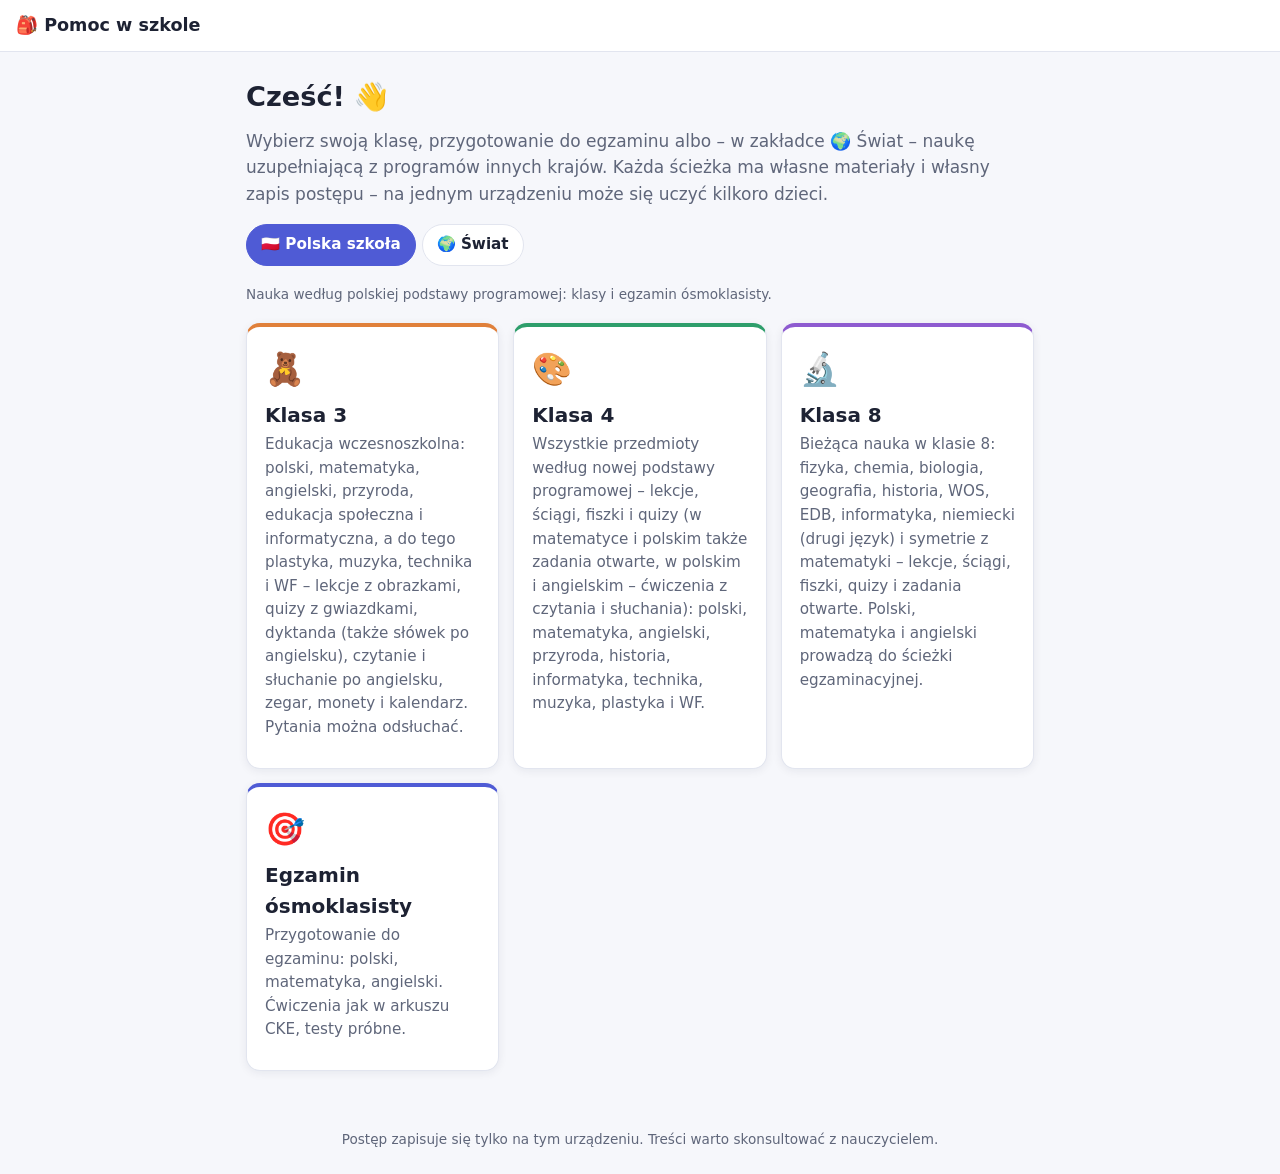
<file: index.html>
<!doctype html>
<html lang="pl">
<head>
  <meta charset="utf-8">
  <meta name="viewport" content="width=device-width, initial-scale=1">
  <title>Pomoc w szkole</title>
  <meta name="description" content="Pomoc w nauce dla uczniów szkoły podstawowej: klasa 3, klasa 4, klasa 8 i przygotowanie do egzaminu ósmoklasisty. Lekcje, ściągi, fiszki i quizy.">
  <link rel="stylesheet" href="css/style.css">
  <script>
    // Dawne adresy (sprzed podziału na ścieżki) prowadziły do ścieżki egzaminacyjnej: index.html#/s/…, #/powtorka, #/zrodla.
    (function () {
      var old = function () {
        if (/^#\/(s|powtorka|zrodla)(\/|$)/.test(location.hash)) location.replace('egzamin.html' + location.hash);
      };
      old();
      window.addEventListener('hashchange', old);
    })();
  </script>
</head>
<body>
  <header class="top">
    <a href="index.html" class="logo">🎒 Pomoc w szkole</a>
  </header>
  <main id="app" aria-live="polite">
    <section class="hero">
      <h1>Cześć! 👋</h1>
      <p>Wybierz swoją klasę, przygotowanie do egzaminu albo – w zakładce 🌍 Świat – naukę uzupełniającą z programów innych krajów. Każda ścieżka ma własne materiały i własny zapis postępu – na jednym urządzeniu może się uczyć kilkoro dzieci.</p>
    </section>
    <nav class="tabs" id="groups" aria-label="Rodzaj nauki"></nav>
    <p class="muted" id="group-about"></p>
    <div class="grid tracks" id="tracks"></div>
    <noscript><p>Do działania aplikacji potrzebny jest włączony JavaScript.</p></noscript>
  </main>
  <footer class="foot">
    Postęp zapisuje się tylko na tym urządzeniu. Treści warto skonsultować z nauczycielem.
  </footer>

  <script src="js/sciezki.js"></script>
  <script src="js/postep.js"></script>
  <script src="js/wybor.js"></script>
</body>
</html>
</file>
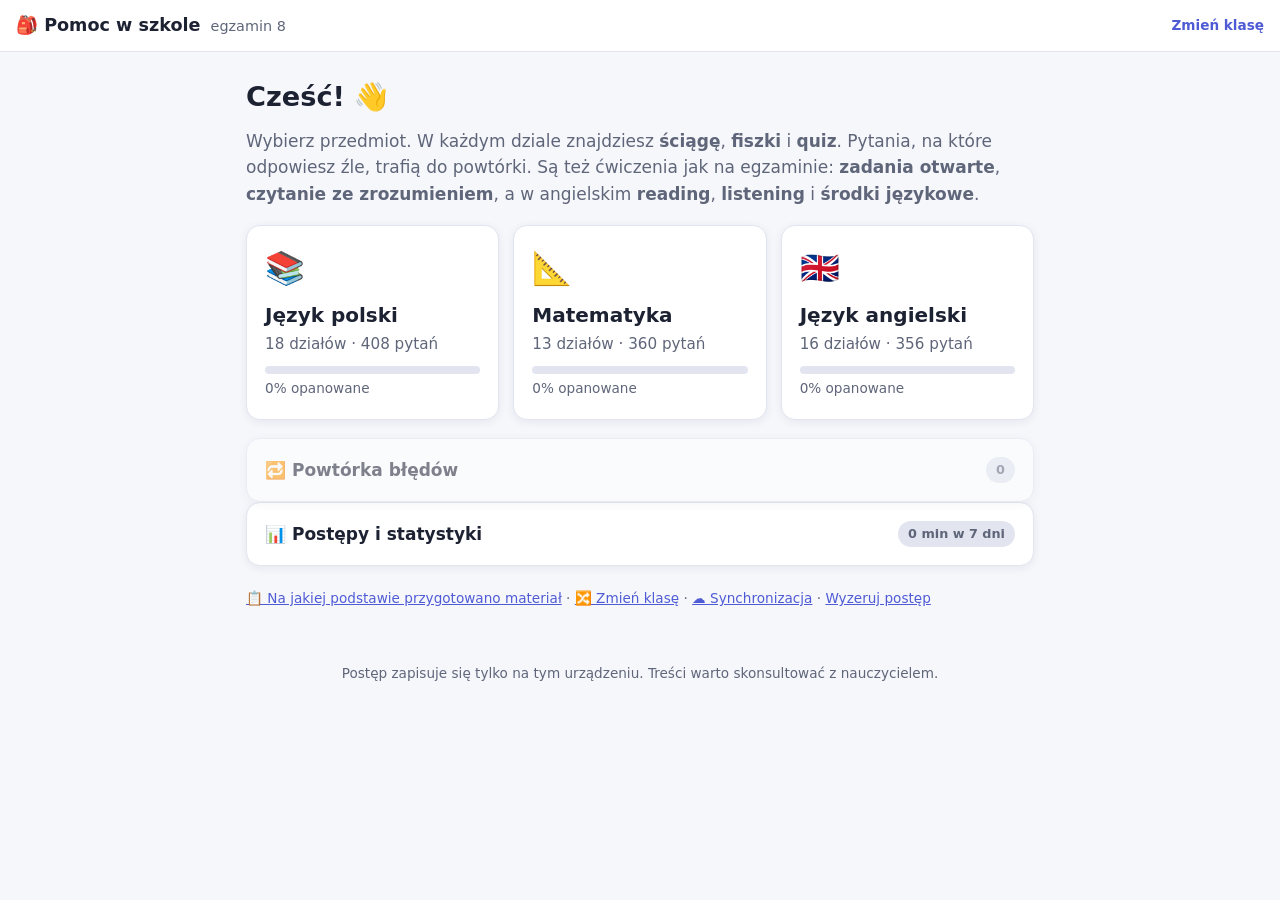
<file: egzamin.html>
<!doctype html>
<html lang="pl">
<head>
  <meta charset="utf-8">
  <meta name="viewport" content="width=device-width, initial-scale=1">
  <title>Egzamin ósmoklasisty – Pomoc w szkole</title>
  <meta name="description" content="Ściągi, lekcje, fiszki, quizy i ćwiczenia jak w arkuszu CKE – przygotowanie do egzaminu ósmoklasisty z polskiego, matematyki i angielskiego.">
  <link rel="stylesheet" href="css/style.css">
</head>
<body data-track="egzamin8">
  <header class="top">
    <a href="#/" class="logo">🎒 Pomoc w szkole <span>egzamin 8</span></a>
    <a href="index.html" class="switch">Zmień klasę</a>
  </header>
  <main id="app" aria-live="polite"></main>
  <footer class="foot">
    Postęp zapisuje się tylko na tym urządzeniu. Treści warto skonsultować z nauczycielem.
  </footer>

  <script src="js/sciezki.js"></script>
  <script>window.SUBJECTS = []; window.EXERCISES = []; window.LESSONS = {};</script>
  <script src="js/dane/polski.js"></script>
  <script src="js/dane/matematyka.js"></script>
  <script src="js/dane/angielski.js"></script>
  <script src="js/dane/cwiczenia-polski.js"></script>
  <script src="js/dane/cwiczenia-angielski.js"></script>
  <script src="js/dane/cwiczenia-angielski-sluchanie.js"></script>
  <script src="js/dane/cwiczenia-angielski-srodki.js"></script>
  <script src="js/dane/zrodla.js"></script>
  <script src="js/lekcje/widgety.js"></script>
  <script src="js/lekcje/polski-literatura.js"></script>
  <script src="js/lekcje/polski-jezyk.js"></script>
  <script src="js/lekcje/matematyka.js"></script>
  <script src="js/lekcje/angielski.js"></script>
  <script src="js/infografiki.js"></script>
  <script src="js/postep.js"></script>
  <script src="js/app.js"></script>
</body>
</html>
</file>
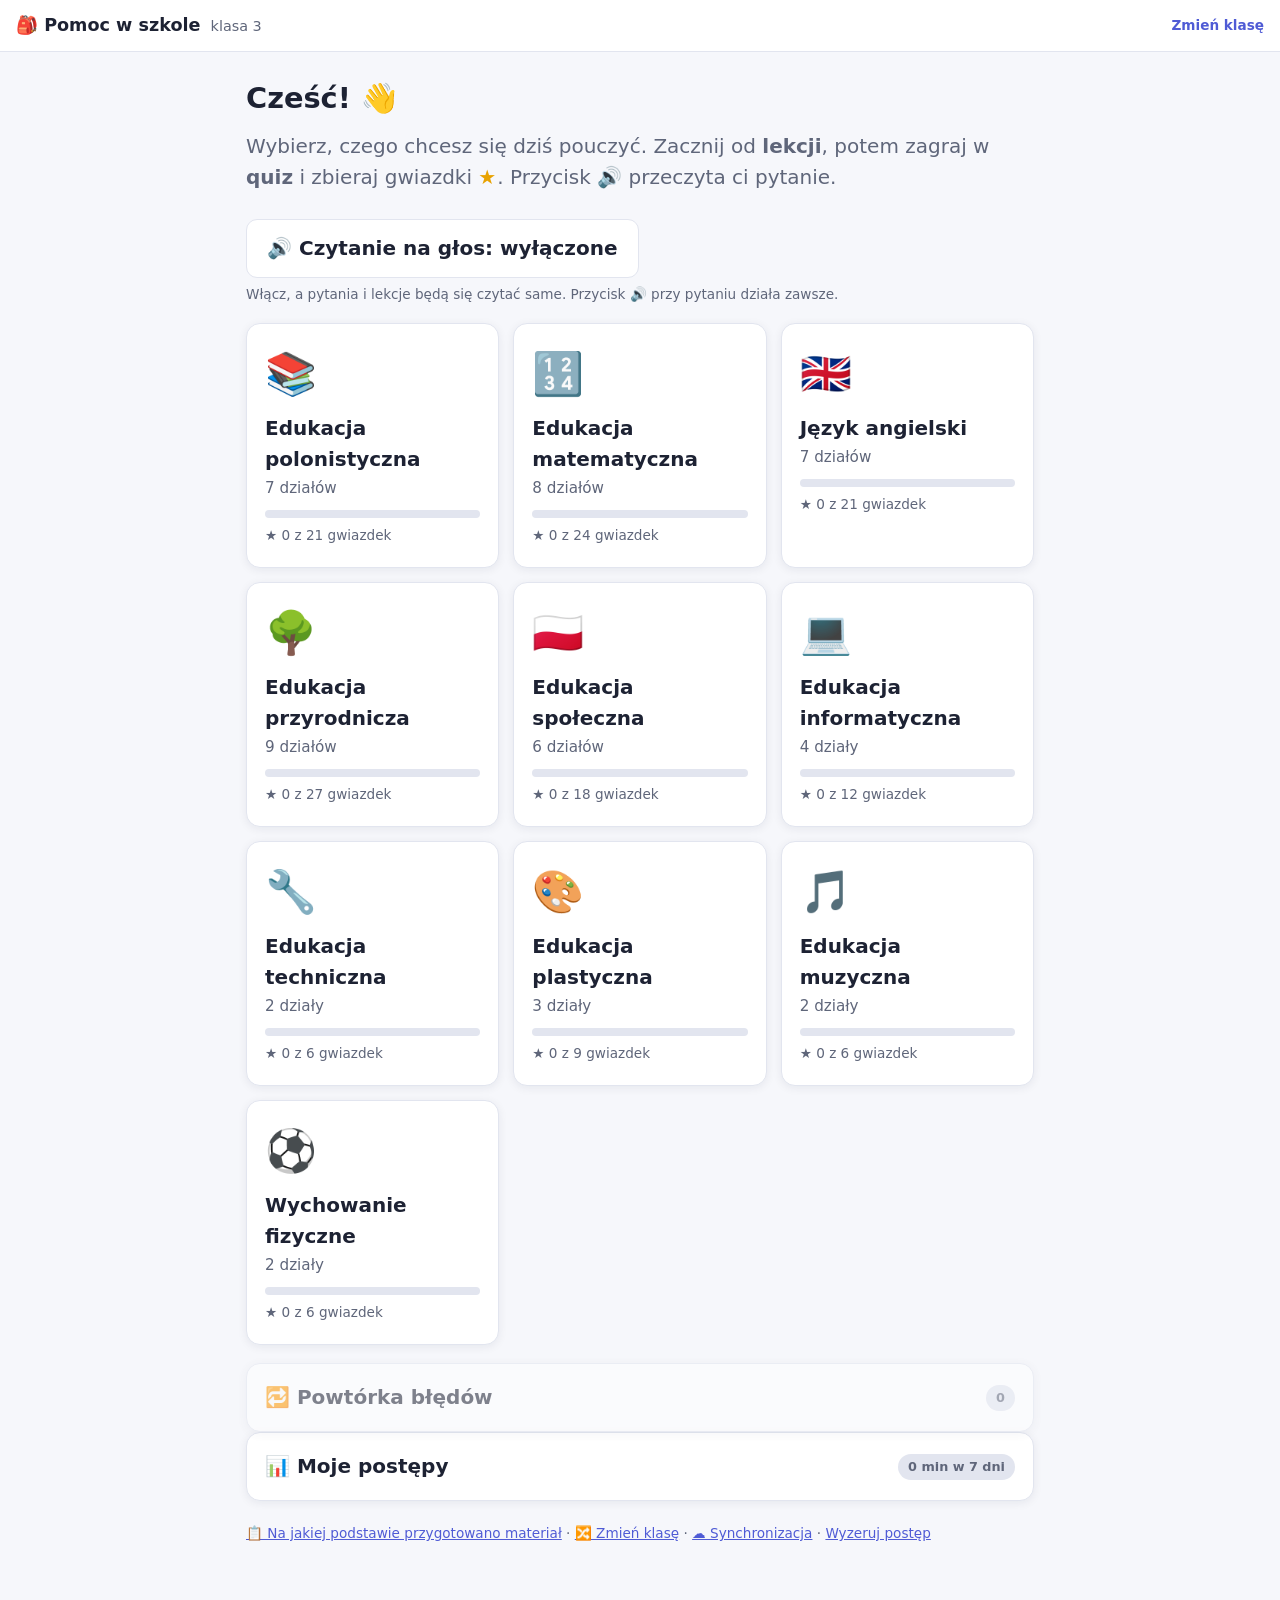
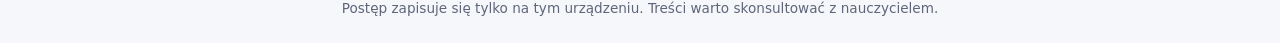
<file: klasa3.html>
<!doctype html>
<html lang="pl">
<head>
  <meta charset="utf-8">
  <meta name="viewport" content="width=device-width, initial-scale=1">
  <title>Klasa 3 – Pomoc w szkole</title>
  <meta name="description" content="Pomoc w nauce dla ucznia klasy 3 szkoły podstawowej.">
  <link rel="stylesheet" href="css/style.css">
</head>
<body data-track="kl3">
  <header class="top">
    <a href="#/" class="logo">🎒 Pomoc w szkole <span>klasa 3</span></a>
    <a href="index.html" class="switch">Zmień klasę</a>
  </header>
  <main id="app" aria-live="polite"></main>
  <footer class="foot">
    Postęp zapisuje się tylko na tym urządzeniu. Treści warto skonsultować z nauczycielem.
  </footer>

  <script src="js/sciezki.js"></script>
  <script>window.SUBJECTS = []; window.EXERCISES = []; window.LESSONS = {};</script>
  <script src="js/dane/kl3/polski.js"></script>
  <script src="js/dane/kl3/matematyka.js"></script>
  <script src="js/dane/kl3/angielski.js"></script>
  <script src="js/dane/kl3/przyroda.js"></script>
  <script src="js/dane/kl3/spoleczna.js"></script>
  <script src="js/dane/kl3/informatyka.js"></script>
  <script src="js/dane/kl3/technika.js"></script>
  <script src="js/dane/kl3/plastyka.js"></script>
  <script src="js/dane/kl3/muzyka.js"></script>
  <script src="js/dane/kl3/wf.js"></script>
  <script src="js/dane/kl3/cwiczenia-polski.js"></script>
  <script src="js/dane/kl3/cwiczenia-angielski.js"></script>
  <script src="js/dane/kl3/zrodla.js"></script>
  <script src="js/lekcje/widgety.js"></script>
  <script src="js/lekcje/kl3/polski.js"></script>
  <script src="js/lekcje/kl3/matematyka.js"></script>
  <script src="js/lekcje/kl3/angielski.js"></script>
  <script src="js/lekcje/kl3/przyroda.js"></script>
  <script src="js/lekcje/kl3/spoleczna.js"></script>
  <script src="js/lekcje/kl3/informatyka.js"></script>
  <script src="js/infografiki.js"></script>
  <script src="js/postep.js"></script>
  <script src="js/app.js"></script>
</body>
</html>
</file>
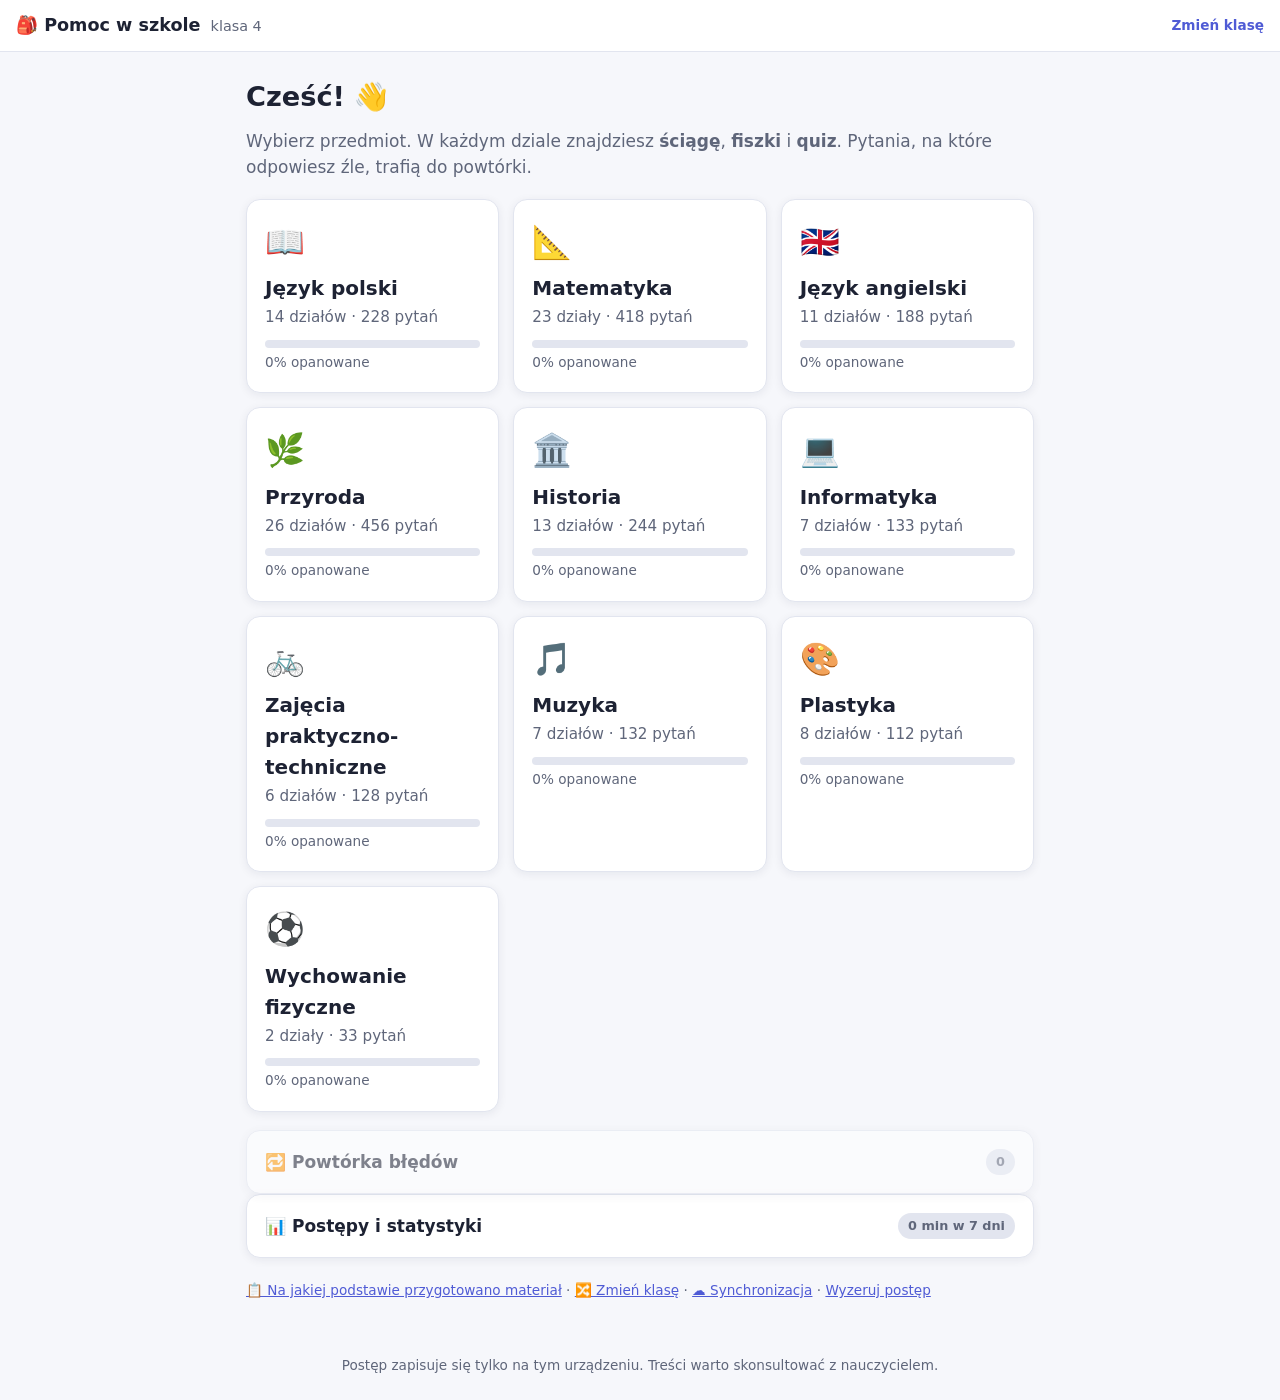
<file: klasa4.html>
<!doctype html>
<html lang="pl">
<head>
  <meta charset="utf-8">
  <meta name="viewport" content="width=device-width, initial-scale=1">
  <title>Klasa 4 – Pomoc w szkole</title>
  <meta name="description" content="Pomoc w nauce wszystkich przedmiotów klasy 4 szkoły podstawowej.">
  <link rel="stylesheet" href="css/style.css">
</head>
<body data-track="kl4">
  <header class="top">
    <a href="#/" class="logo">🎒 Pomoc w szkole <span>klasa 4</span></a>
    <a href="index.html" class="switch">Zmień klasę</a>
  </header>
  <main id="app" aria-live="polite"></main>
  <footer class="foot">
    Postęp zapisuje się tylko na tym urządzeniu. Treści warto skonsultować z nauczycielem.
  </footer>

  <script src="js/sciezki.js"></script>
  <script>window.SUBJECTS = []; window.EXERCISES = []; window.LESSONS = {};</script>
  <script src="js/dane/kl4/polski.js"></script>
  <script src="js/dane/kl4/matematyka.js"></script>
  <script src="js/dane/kl4/angielski.js"></script>
  <script src="js/dane/kl4/przyroda.js"></script>
  <script src="js/dane/kl4/historia.js"></script>
  <script src="js/dane/kl4/informatyka.js"></script>
  <script src="js/dane/kl4/technika.js"></script>
  <script src="js/dane/kl4/muzyka.js"></script>
  <script src="js/dane/kl4/plastyka.js"></script>
  <script src="js/dane/kl4/wf.js"></script>
  <script src="js/dane/kl4/cwiczenia-polski.js"></script>
  <script src="js/dane/kl4/cwiczenia-angielski.js"></script>
  <script src="js/dane/kl4/zrodla.js"></script>
  <script src="js/lekcje/widgety.js"></script>
  <script src="js/lekcje/kl4/polski.js"></script>
  <script src="js/lekcje/kl4/matematyka.js"></script>
  <script src="js/lekcje/kl4/angielski.js"></script>
  <script src="js/lekcje/kl4/przyroda.js"></script>
  <script src="js/lekcje/kl4/historia.js"></script>
  <script src="js/lekcje/kl4/muzyka.js"></script>
  <script src="js/lekcje/kl4/technika.js"></script>
  <script src="js/infografiki.js"></script>
  <script src="js/postep.js"></script>
  <script src="js/app.js"></script>
</body>
</html>
</file>
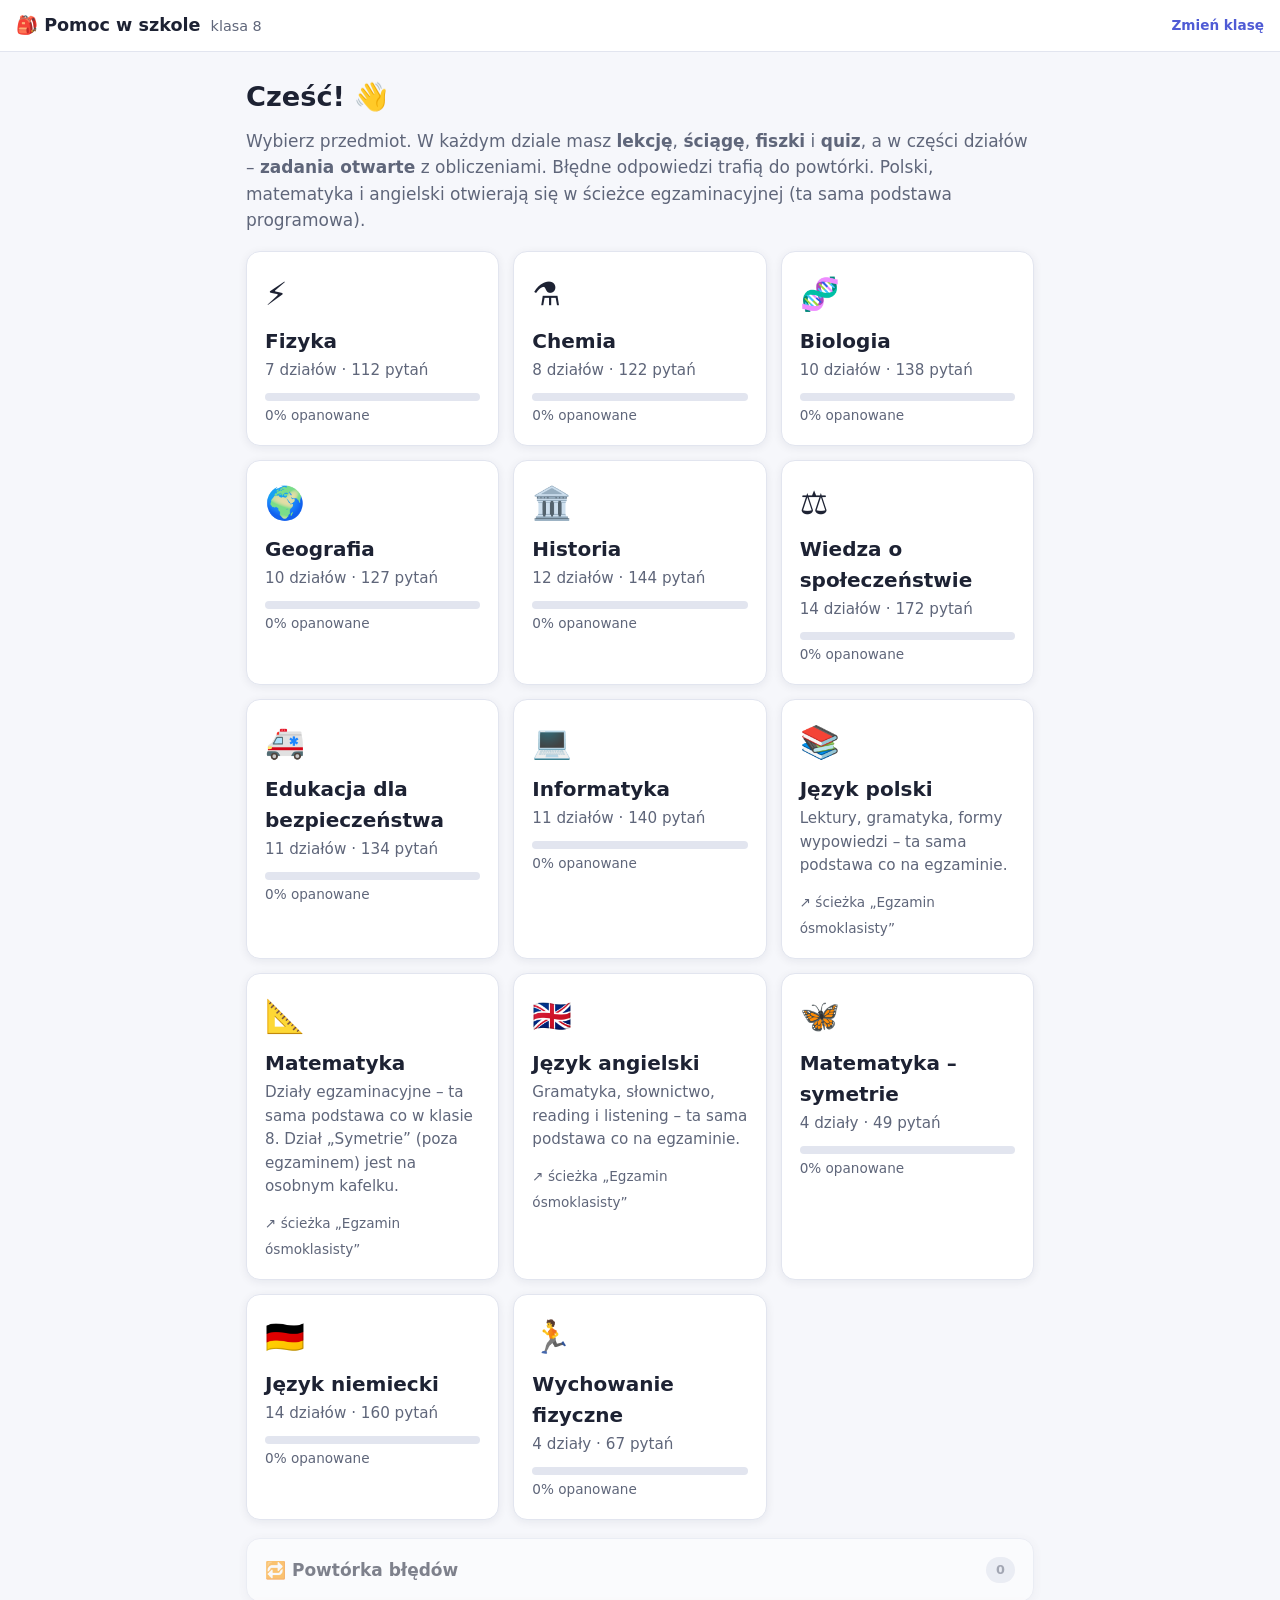
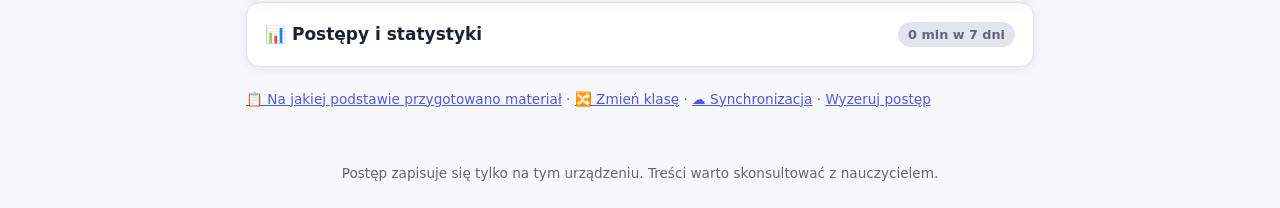
<file: klasa8.html>
<!doctype html>
<html lang="pl">
<head>
  <meta charset="utf-8">
  <meta name="viewport" content="width=device-width, initial-scale=1">
  <title>Klasa 8 – Pomoc w szkole</title>
  <meta name="description" content="Pomoc w bieżącej nauce wszystkich przedmiotów klasy 8 szkoły podstawowej.">
  <link rel="stylesheet" href="css/style.css">
</head>
<body data-track="kl8">
  <header class="top">
    <a href="#/" class="logo">🎒 Pomoc w szkole <span>klasa 8</span></a>
    <a href="index.html" class="switch">Zmień klasę</a>
  </header>
  <main id="app" aria-live="polite"></main>
  <footer class="foot">
    Postęp zapisuje się tylko na tym urządzeniu. Treści warto skonsultować z nauczycielem.
  </footer>

  <script src="js/sciezki.js"></script>
  <script>window.SUBJECTS = []; window.EXERCISES = []; window.LESSONS = {};</script>
  <script src="js/dane/kl8/fizyka.js"></script>
  <script src="js/dane/kl8/chemia.js"></script>
  <script src="js/dane/kl8/biologia.js"></script>
  <script src="js/dane/kl8/geografia.js"></script>
  <script src="js/dane/kl8/historia.js"></script>
  <script src="js/dane/kl8/wos.js"></script>
  <script src="js/dane/kl8/edb.js"></script>
  <script src="js/dane/kl8/informatyka.js"></script>
  <script src="js/dane/kl8/egzamin.js"></script>
  <script src="js/dane/kl8/symetrie.js"></script>
  <script src="js/dane/kl8/niemiecki.js"></script>
  <script src="js/dane/kl8/wf.js"></script>
  <script src="js/dane/kl8/zrodla.js"></script>
  <script src="js/lekcje/kl8/fizyka.js"></script>
  <script src="js/lekcje/kl8/chemia.js"></script>
  <script src="js/lekcje/kl8/biologia.js"></script>
  <script src="js/lekcje/kl8/geografia.js"></script>
  <script src="js/lekcje/kl8/historia.js"></script>
  <script src="js/lekcje/kl8/wos.js"></script>
  <script src="js/lekcje/kl8/edb.js"></script>
  <script src="js/lekcje/kl8/informatyka.js"></script>
  <script src="js/lekcje/kl8/symetrie.js"></script>
  <script src="js/lekcje/kl8/niemiecki.js"></script>
  <script src="js/infografiki.js"></script>
  <script src="js/postep.js"></script>
  <script src="js/app.js"></script>
</body>
</html>
</file>
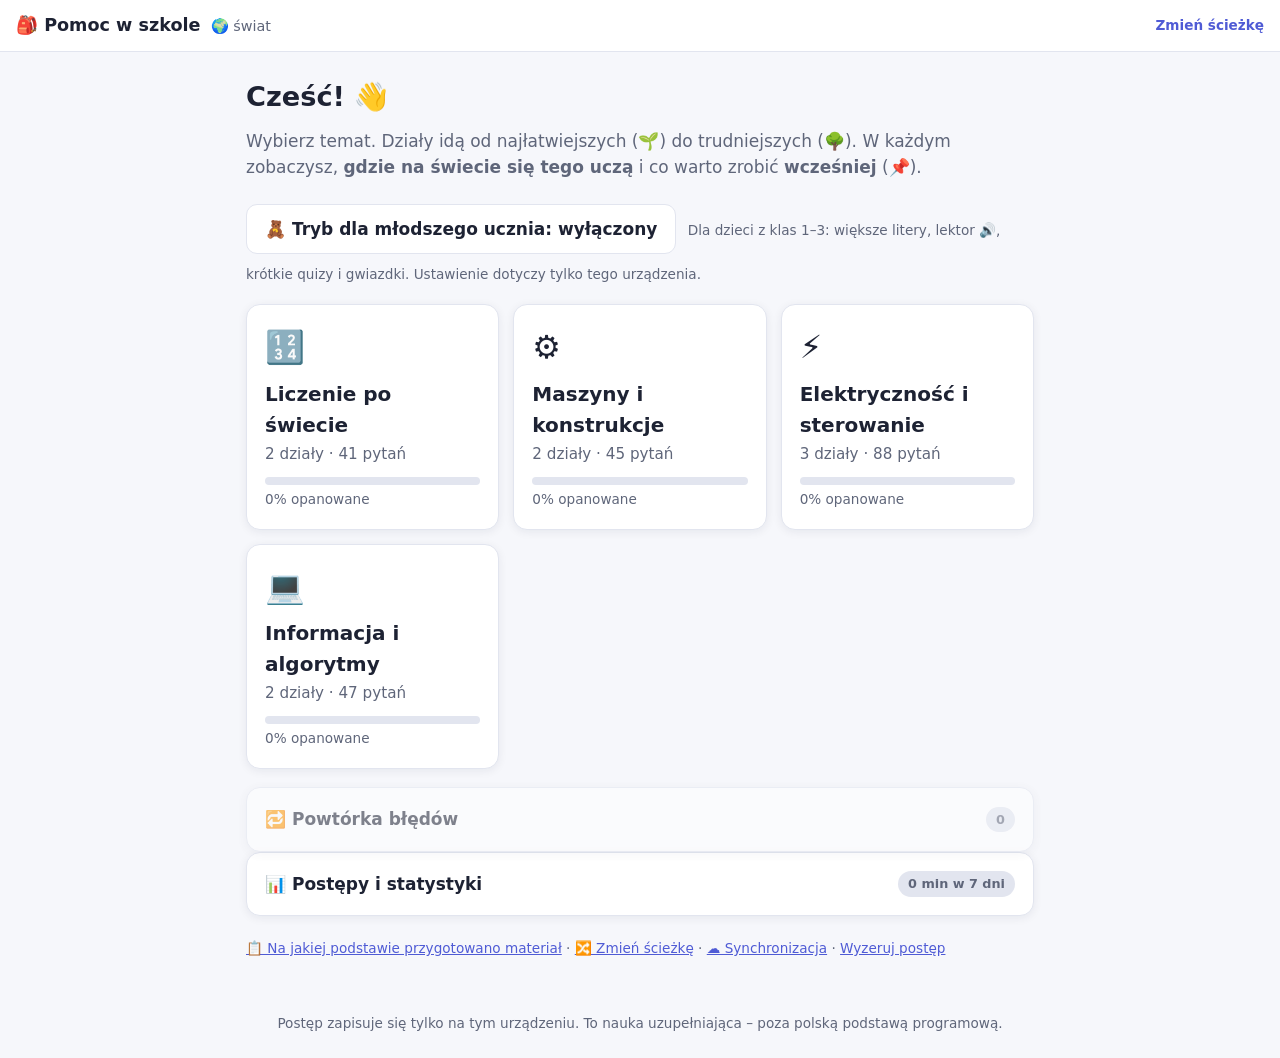
<file: swiat.html>
<!doctype html>
<html lang="pl">
<head>
  <meta charset="utf-8">
  <meta name="viewport" content="width=device-width, initial-scale=1">
  <title>Świat – Pomoc w szkole</title>
  <meta name="description" content="Nauka uzupełniająca: tematy z programów nauczania innych krajów – nauki ścisłe, technika, informatyka.">
  <link rel="stylesheet" href="css/style.css">
</head>
<body data-track="swiat">
  <header class="top">
    <a href="#/" class="logo">🎒 Pomoc w szkole <span>🌍 świat</span></a>
    <a href="index.html" class="switch">Zmień ścieżkę</a>
  </header>
  <main id="app" aria-live="polite"></main>
  <footer class="foot">
    Postęp zapisuje się tylko na tym urządzeniu. To nauka uzupełniająca – poza polską podstawą programową.
  </footer>

  <script src="js/sciezki.js"></script>
  <script>window.SUBJECTS = []; window.EXERCISES = []; window.LESSONS = {};</script>
  <script src="js/dane/swiat/liczenie.js"></script>
  <script src="js/dane/swiat/maszyny.js"></script>
  <script src="js/dane/swiat/elektrycznosc.js"></script>
  <script src="js/dane/swiat/informacja.js"></script>
  <script src="js/dane/swiat/zrodla.js"></script>
  <script src="js/lekcje/widgety.js"></script>
  <script src="js/lekcje/swiat/liczenie.js"></script>
  <script src="js/lekcje/swiat/maszyny.js"></script>
  <script src="js/lekcje/swiat/elektrycznosc.js"></script>
  <script src="js/lekcje/swiat/informacja.js"></script>
  <script src="js/infografiki.js"></script>
  <script src="js/postep.js"></script>
  <script src="js/app.js"></script>
</body>
</html>
</file>
<file: css/style.css>
:root {
  --bg: #f6f7fb;
  --surface: #ffffff;
  --text: #1d2233;
  --muted: #5f667a;
  --border: #e2e5ef;
  --primary: #4f5bd5;
  --primary-text: #ffffff;
  --ok: #1f9d55;
  --ok-bg: #e5f6ec;
  --bad: #d64545;
  --bad-bg: #fdeaea;
  --shadow: 0 2px 10px rgba(20, 30, 60, .07);
  --radius: 14px;
}
@media (prefers-color-scheme: dark) {
  :root {
    --bg: #12141c;
    --surface: #1c1f2b;
    --text: #e8eaf2;
    --muted: #a0a6b8;
    --border: #2d3142;
    --primary: #7c86ff;
    --primary-text: #0f1120;
    --ok: #4cd38a;
    --ok-bg: #173226;
    --bad: #ff7b7b;
    --bad-bg: #3a1e22;
    --shadow: none;
  }
}

* { box-sizing: border-box; }
html { -webkit-text-size-adjust: 100%; }
body {
  margin: 0;
  font-family: system-ui, -apple-system, "Segoe UI", Roboto, sans-serif;
  background: var(--bg);
  color: var(--text);
  line-height: 1.55;
  font-size: 17px;
}
a { color: var(--primary); }

.top {
  position: sticky; top: 0; z-index: 5;
  background: var(--surface);
  border-bottom: 1px solid var(--border);
  padding: 12px 16px;
}
.logo { font-weight: 700; text-decoration: none; color: var(--text); font-size: 1.1rem; }
.logo span { color: var(--muted); font-weight: 500; font-size: .9rem; margin-left: 4px; }

main { max-width: 820px; margin: 0 auto; padding: 20px 16px 40px; }
.foot { text-align: center; color: var(--muted); font-size: .85rem; padding: 0 16px 24px; }

h1 { font-size: 1.7rem; margin: .3em 0 .5em; line-height: 1.25; }
h2 { font-size: 1.25rem; }

.hero p { color: var(--muted); margin-top: 0; }
.crumbs { font-size: .9rem; color: var(--muted); }
.crumbs a { text-decoration: none; }

.grid { display: grid; grid-template-columns: repeat(auto-fill, minmax(220px, 1fr)); gap: 14px; margin: 18px 0; }
.card {
  display: block; background: var(--surface); border: 1px solid var(--border);
  border-radius: var(--radius); padding: 18px; text-decoration: none; color: var(--text);
  box-shadow: var(--shadow); transition: transform .12s ease, border-color .12s ease;
}
a.card:hover { transform: translateY(-2px); border-color: var(--accent, var(--primary)); }
.card .icon { font-size: 2rem; }
.card h2 { margin: 6px 0 2px; }
.card p { margin: 0 0 10px; color: var(--muted); font-size: .95rem; }
.card.review { display: flex; justify-content: space-between; align-items: center; font-weight: 600; }
.card.disabled { opacity: .55; pointer-events: none; }

.bar { height: 8px; border-radius: 99px; background: var(--border); overflow: hidden; }
.bar span { display: block; height: 100%; background: var(--accent, var(--primary)); border-radius: 99px; transition: width .3s; }
small.muted, .muted { color: var(--muted); font-size: .85rem; }

.btn {
  display: inline-block; border: 1px solid var(--border); background: var(--surface); color: var(--text);
  padding: 11px 18px; border-radius: 11px; font: inherit; font-weight: 600; cursor: pointer;
  text-decoration: none; margin: 6px 6px 6px 0;
}
.btn.primary { background: var(--primary); border-color: var(--primary); color: var(--primary-text); }
.btn:hover { filter: brightness(1.05); }

.topics { list-style: none; padding: 0; margin: 14px 0; }
.topics li a {
  display: flex; justify-content: space-between; align-items: center; gap: 10px;
  background: var(--surface); border: 1px solid var(--border); border-radius: 12px;
  padding: 14px 16px; margin-bottom: 9px; text-decoration: none; color: var(--text);
}
.topics li a:hover { border-color: var(--primary); }
.badge { font-size: .8rem; font-weight: 700; padding: 3px 10px; border-radius: 99px; background: var(--border); color: var(--muted); white-space: nowrap; }
.badge.good { background: var(--ok-bg); color: var(--ok); }
.badge.mid { background: #fff3d6; color: #9a6a00; }
.badge.low { background: var(--bad-bg); color: var(--bad); }
@media (prefers-color-scheme: dark) { .badge.mid { background: #3a3018; color: #ffcf66; } }

.tabs { display: flex; gap: 6px; flex-wrap: wrap; margin: 6px 0 18px; }
.tabs a {
  padding: 8px 14px; border-radius: 99px; text-decoration: none; color: var(--text);
  background: var(--surface); border: 1px solid var(--border); font-weight: 600; font-size: .95rem;
}
.tabs a.on { background: var(--primary); color: var(--primary-text); border-color: var(--primary); }

.theory { background: var(--surface); border: 1px solid var(--border); border-radius: var(--radius); padding: 6px 20px 14px; margin-bottom: 14px; overflow-x: auto; }
.theory h3 { margin: 1em 0 .4em; }
.theory table { border-collapse: collapse; width: 100%; font-size: .95rem; margin: 8px 0; }
.theory th, .theory td { border: 1px solid var(--border); padding: 6px 9px; text-align: left; vertical-align: top; }
.theory th { background: var(--bg); }
.theory .tip { background: var(--ok-bg); border-radius: 10px; padding: 10px 14px; margin: 12px 0; }
.theory code, .theory .f { font-family: ui-monospace, Menlo, Consolas, monospace; background: var(--bg); padding: 1px 6px; border-radius: 6px; }
/* działania pisemne w ściądze: <div class="pis"><pre>…</pre></div>; .c – przeniesienia, .k – kreska pod wierszem */
.theory .pis { display: flex; flex-wrap: wrap; gap: 10px 18px; margin: 8px 0; }
.theory .pis pre { font-family: ui-monospace, Menlo, Consolas, monospace; font-size: 1.05rem; line-height: 1.45; background: var(--bg); border-radius: 8px; padding: 8px 14px; margin: 0; }
.theory .pis .c { color: var(--muted); }
.theory .pis .k { text-decoration: underline; text-decoration-thickness: 2px; text-underline-offset: 5px; }

/* Quiz */
.qhead { display: flex; justify-content: space-between; color: var(--muted); font-size: .9rem; margin-bottom: 6px; }
.qtopic { display: inline-block; margin-top: 12px; font-size: .8rem; font-weight: 700; color: var(--muted); text-transform: uppercase; letter-spacing: .03em; }
.question { font-size: 1.25rem; margin: 10px 0 14px; white-space: pre-line; }
.options { display: grid; gap: 9px; }
.opt {
  text-align: left; font: inherit; padding: 13px 16px; border-radius: 12px; cursor: pointer;
  background: var(--surface); color: var(--text); border: 2px solid var(--border);
  display: flex; gap: 10px; align-items: baseline;
}
.opt .k { font-weight: 700; color: var(--muted); min-width: 1.2em; }
.opt:hover:not(:disabled) { border-color: var(--primary); }
.opt:disabled { cursor: default; }
.opt.correct { border-color: var(--ok); background: var(--ok-bg); }
.opt.wrong { border-color: var(--bad); background: var(--bad-bg); }
.feedback { margin-top: 14px; padding: 12px 16px; border-radius: 12px; }
.feedback.ok { background: var(--ok-bg); }
.feedback.bad { background: var(--bad-bg); }
.feedback p { margin: 6px 0 0; }

.result { text-align: center; background: var(--surface); border: 1px solid var(--border); border-radius: var(--radius); padding: 22px; }
.result .big { font-size: 3rem; font-weight: 800; margin: 0; }
.mistakes { margin-top: 18px; }
.mistakes li { margin-bottom: 10px; }

/* Fiszki */
.flash { perspective: 1000px; cursor: pointer; margin: 6px 0 10px; outline: none; }
.flash .inner {
  position: relative; min-height: 210px; transition: transform .45s; transform-style: preserve-3d;
}
.flash.flipped .inner { transform: rotateY(180deg); }
.flash .face {
  position: absolute; inset: 0; display: flex; align-items: center; justify-content: center; text-align: center;
  padding: 22px; border-radius: var(--radius); backface-visibility: hidden; -webkit-backface-visibility: hidden;
  background: var(--surface); border: 2px solid var(--border); font-size: 1.3rem; font-weight: 600; white-space: pre-line;
}
.flash .back { transform: rotateY(180deg); border-color: var(--primary); font-weight: 500; font-size: 1.15rem; }
.flash:focus-visible .face { outline: 3px solid var(--primary); }
.row { display: flex; align-items: center; gap: 8px; flex-wrap: wrap; }
.hint { text-align: center; color: var(--muted); font-size: .85rem; margin: 0 0 10px; }

@media (max-width: 480px) {
  body { font-size: 16px; }
  h1 { font-size: 1.45rem; }
  .question { font-size: 1.12rem; }
}

.basis { background: var(--surface); border: 1px dashed var(--border); border-radius: 12px; padding: 10px 14px; font-size: .9rem; color: var(--muted); margin: 0 0 12px; }
.parent-box { background: var(--surface); border: 1px solid var(--border); border-radius: 12px; padding: 8px 14px; margin: 0 0 14px; }
.parent-box > summary { cursor: pointer; font-weight: 600; }
.parent-box h4 { margin: 12px 0 4px; }
.parent-box ul { margin: 4px 0; padding-left: 1.2em; }
.cards { list-style: none; padding: 0; margin: 0 0 16px; }
.cards li { background: var(--surface); border: 1px solid var(--border); border-radius: 12px; padding: 12px 14px; margin: 0 0 10px; }
.activity h2 { margin: 4px 0 10px; }
.activity h3 { margin: 18px 0 6px; font-size: 1.05rem; }
.activity .safety { background: var(--c2); border: 1px solid var(--c2s); border-radius: 12px; padding: 8px 14px; margin: 12px 0; }
.activity .safety ul { margin: 4px 0; padding-left: 1.2em; }
.activity .table-wrap { overflow-x: auto; }
.worksheet { border-collapse: collapse; width: 100%; }
.worksheet th, .worksheet td { border: 1px solid var(--border); padding: 8px; text-align: left; min-width: 64px; height: 2.2em; }
.worksheet th { background: var(--c4); }
.activity .crit { display: block; margin: 6px 0; }
.activity .self { margin: 16px 0; }
.why { margin-top: 14px; }
.materials { list-style: none; padding: 0; margin: 0 0 16px; }
.materials li { background: var(--surface); border: 1px solid var(--border); border-radius: 12px; padding: 10px 14px; margin: 0 0 10px; overflow-wrap: anywhere; }

/* ---------- Lekcje i grafiki ---------- */
:root {
  --c1: #dbe4ff; --c1s: #4f5bd5;   /* niebieski */
  --c2: #ffe3d6; --c2s: #e0603a;   /* pomarańczowy */
  --c3: #d9f5e5; --c3s: #1f9d55;   /* zielony */
  --c4: #fff1c2; --c4s: #b88400;   /* żółty */
  --c5: #f3dcf7; --c5s: #9c3fb5;   /* fioletowy */
}
@media (prefers-color-scheme: dark) {
  :root {
    --c1: #262d5c; --c1s: #8f9aff;
    --c2: #4a2a1f; --c2s: #ff9a76;
    --c3: #183a29; --c3s: #4cd38a;
    --c4: #403416; --c4s: #ffd166;
    --c5: #3b2245; --c5s: #d58cf0;
  }
}
.lesson .dots { display: flex; gap: 6px; margin: 4px 0 12px; }
.lesson .dots span { flex: 1; height: 6px; border-radius: 99px; background: var(--border); }
.lesson .dots span.done { background: var(--ok); }
.lesson .dots span.on { background: var(--primary); }
.lesson-step { background: var(--surface); border: 1px solid var(--border); border-radius: var(--radius); padding: 14px 20px 18px; box-shadow: var(--shadow); }
.lesson-step h2 { margin: 4px 0 10px; font-size: 1.35rem; }
.lesson-text { font-size: 1.05rem; }
.lesson-text p { margin: .5em 0; }
.remember { background: var(--c4); border-left: 5px solid var(--c4s); border-radius: 10px; padding: 10px 14px; margin: 12px 0; }
.hook { background: var(--c5); border-left: 5px solid var(--c5s); border-radius: 10px; padding: 10px 14px; margin: 12px 0; }
.check { border: 2px dashed var(--border); border-radius: 12px; padding: 10px 14px; margin-top: 14px; }
.check-q { font-weight: 600; margin: 6px 0 10px; }
.lesson-nav { justify-content: space-between; margin-top: 12px; }
.btn:disabled { opacity: .45; cursor: default; }

.vis { margin: 6px 0 12px; text-align: center; }
.vis svg { width: 100%; max-width: 560px; height: auto; display: inline-block; }
.vis .ln { stroke: var(--text); stroke-width: 2; fill: none; }
.vis .ln-thin { stroke: var(--muted); stroke-width: 1; fill: none; }
.vis .dash { stroke-dasharray: 6 5; }
.vis .tx { fill: var(--text); font: 16px system-ui, sans-serif; }
.vis .tx-s { fill: var(--muted); font: 13px system-ui, sans-serif; }
.vis .tx-b { fill: var(--text); font: bold 18px system-ui, sans-serif; }
.vis .tx-xl { font: 30px system-ui, sans-serif; } /* emoji w kafelkach infografik */
.vis .bg { fill: var(--surface); }
.vis .f1 { fill: var(--c1); } .vis .s1 { stroke: var(--c1s); } .vis .t1 { fill: var(--c1s); }
.vis .f2 { fill: var(--c2); } .vis .s2 { stroke: var(--c2s); } .vis .t2 { fill: var(--c2s); }
.vis .f3 { fill: var(--c3); } .vis .s3 { stroke: var(--c3s); } .vis .t3 { fill: var(--c3s); }
.vis .f4 { fill: var(--c4); } .vis .s4 { stroke: var(--c4s); } .vis .t4 { fill: var(--c4s); }
.vis .f5 { fill: var(--c5); } .vis .s5 { stroke: var(--c5s); } .vis .t5 { fill: var(--c5s); }
.vis .sw { stroke-width: 3; }
/* barwy flagi Polski – w obu motywach takie same (biel ma być biała także w trybie ciemnym) */
.vis .pl-w { fill: #ffffff; } .vis .pl-r { fill: #dc143c; }
/* barwy flag innych krajów (uproszczone rysunki) – też stałe w obu motywach; fl-*s – obrys (krzyże flagi brytyjskiej) */
.vis .fl-w { fill: #ffffff; } .vis .fl-r { fill: #c8102e; } .vis .fl-b { fill: #012169; } .vis .fl-g { fill: #169b62; } .vis .fl-o { fill: #ff883e; }
.vis .fl-ws { stroke: #ffffff; fill: none; } .vis .fl-rs { stroke: #c8102e; fill: none; }
.widget .controls { display: flex; flex-wrap: wrap; gap: 10px 18px; justify-content: center; align-items: center; margin-top: 8px; font-size: .95rem; }
.widget input[type=range] { width: 160px; accent-color: var(--primary); }
.widget .readout { font-weight: 700; font-size: 1.1rem; margin-top: 6px; }
/* Zadania otwarte */
.task .steps { margin: 12px 0; padding-left: 1.4em; }
.task .steps li { background: var(--surface); border: 1px solid var(--border); border-radius: 10px; padding: 8px 12px; margin: 6px 0; }
.task .scoring { background: var(--surface); border: 1px dashed var(--border); border-radius: 12px; padding: 10px 14px; margin: 12px 0; }
.task .answer { white-space: pre-line; }
.task .scoring ul { margin: 6px 0; padding-left: 1.2em; }
/* Ćwiczenia jak na egzaminie (czytanie, reading, listening, środki językowe) */
.passage { background: var(--surface); border: 1px solid var(--border); border-radius: var(--radius); padding: 10px 20px 14px; margin-bottom: 6px; font-size: 1rem; line-height: 1.6; overflow-x: auto; }
.passage h3 { margin: .8em 0 .3em; font-size: 1.1rem; }
.passage .verse { white-space: pre-line; }
.passage .stage { font-style: italic; color: var(--muted); }
.passage .who { font-weight: 700; letter-spacing: .03em; }
.passage .note { border-top: 1px solid var(--border); margin-top: 12px; padding-top: 6px; font-size: .85rem; color: var(--muted); }
.passage .box { border: 2px solid var(--border); border-radius: 10px; padding: 8px 12px; margin: 10px 0; }
.passage .gapno { font-weight: 700; color: var(--primary); }
/* historyjka obrazkowa (zestawy reading dla młodszych): kadry z obrazkiem i tekstem */
.passage .story { display: grid; grid-template-columns: repeat(auto-fit, minmax(150px, 1fr)); gap: 10px; margin: 10px 0; }
.passage .frame { border: 2px solid var(--border); border-radius: 10px; padding: 6px 10px; }
.passage .frame p { margin: .3em 0; }
.passage .pic { font-size: 2rem; line-height: 1.3; }
.passage .pic .gapno { font-size: 1rem; vertical-align: middle; }
.source { margin: 0 0 14px; }
.sheet .item { background: var(--surface); border: 1px solid var(--border); border-radius: var(--radius); padding: 12px 16px; margin: 12px 0; }
.sheet .question { font-size: 1.05rem; font-weight: 600; margin: 6px 0 10px; }
.opt.sel { border-color: var(--primary); background: var(--c1); }
.gap { width: 100%; font: inherit; padding: 10px 12px; border-radius: 10px; border: 2px solid var(--border); background: var(--bg); color: var(--text); }
.gap:focus { outline: none; border-color: var(--primary); }
.gap.right { border-color: var(--ok); background: var(--ok-bg); }
.gap.bad { border-color: var(--bad); background: var(--bad-bg); }
.sheet .scoring { background: var(--bg); border: 1px dashed var(--border); border-radius: 12px; padding: 8px 14px; margin: 10px 0; }
.sheet .scoring ul { margin: 6px 0; padding-left: 1.2em; }
.audio { background: var(--surface); border: 1px solid var(--border); border-radius: var(--radius); padding: 10px 16px; margin-bottom: 8px; }
.audio .play.on { outline: 3px solid var(--c4s); }
.audio label { display: inline-flex; gap: 6px; align-items: center; }
.transcript { margin-top: 8px; }
.transcript summary { cursor: pointer; color: var(--muted); font-size: .9rem; }
.transcript p { margin: .3em 0; }
.vis.small svg { max-width: 260px; }
.options.tf { grid-template-columns: 1fr 1fr; }
h2.sec { font-size: 1.05rem; margin: 22px 0 8px; color: var(--muted); text-transform: uppercase; letter-spacing: .04em; }
.modes { display: grid; grid-template-columns: repeat(auto-fill, minmax(175px, 1fr)); gap: 10px; }
.mode { display: flex; flex-direction: column; gap: 2px; background: var(--surface); border: 1px solid var(--border); border-radius: 12px; padding: 12px 14px; text-decoration: none; color: var(--text); }
.mode:hover { border-color: var(--primary); }
.mode .icon { font-size: 1.5rem; }

/* Ścieżki (ekran wyboru klasy i nagłówek ścieżki) */
.top { display: flex; justify-content: space-between; align-items: center; gap: 10px; }
.switch { font-size: .85rem; font-weight: 600; text-decoration: none; white-space: nowrap; }
.tracks .card { border-top: 4px solid var(--accent, var(--primary)); }
.tracks .card.last { border-color: var(--accent, var(--primary)); }
.logo span { white-space: nowrap; }

/* Czytanie na głos (przycisk 🔊) */
.qline { display: flex; gap: 10px; align-items: flex-start; justify-content: space-between; }
.qline > :first-child { flex: 1; min-width: 0; }
.say {
  flex: none; font: inherit; font-size: 1.25rem; line-height: 1; padding: 7px 10px; margin: 6px 0;
  border-radius: 99px; border: 2px solid var(--border); background: var(--surface); color: var(--text); cursor: pointer;
}
.say:hover { border-color: var(--primary); }
.say.on { border-color: var(--c4s); background: var(--c4); }
.feedback .qline .say, .check .qline .say { margin: 0; padding: 4px 8px; font-size: 1.05rem; }
.say-row { display: flex; align-items: center; gap: 10px; margin: 0 0 10px; }
.say-row .say { margin: 0; }

/* Gwiazdki zamiast procentów (tryb młodszego ucznia) */
.stars { white-space: nowrap; letter-spacing: 1px; }
.stars b { color: #e8a200; font-weight: inherit; }
.stars i { color: var(--muted); opacity: .45; font-style: normal; }
@media (prefers-color-scheme: dark) { .stars b { color: #ffcf66; } }
.badge .stars { font-size: 1rem; }
.result .big .stars { letter-spacing: 6px; }

/* Tryb młodszego ucznia (klasa 3): większe litery i przyciski */
body.young { font-size: 20px; }
body.young h1 { font-size: 1.8rem; }
body.young .question { font-size: 1.5rem; }
body.young .opt { padding: 15px 18px; font-size: 1.15rem; min-height: 58px; align-items: center; }
body.young .btn { padding: 13px 20px; }
body.young .lesson-text { font-size: 1.15rem; }
body.young .flash .face { font-size: 1.7rem; }
body.young .flash .back { font-size: 1.45rem; }
body.young .card .icon { font-size: 2.6rem; }
body.young .tabs a { padding: 10px 16px; font-size: 1rem; }
body.young .topics li a { padding: 16px 18px; }
body.young .say { font-size: 1.5rem; padding: 8px 12px; }
body.young .hero .btn + small { display: block; }
@media (max-width: 480px) {
  body.young { font-size: 18px; }
  body.young h1 { font-size: 1.55rem; }
  body.young .question { font-size: 1.3rem; }
}
/* Widżety klasy 3: monety i banknoty */
.widget .coins .btn { margin: 0; padding: 8px 12px; }
.widget .coins .btn.coin { border-radius: 99px; background: var(--c4); border-color: var(--c4s); }
.widget .coins .btn.note { border-radius: 6px; background: var(--c3); border-color: var(--c3s); }
.widget .controls b { min-width: 9em; text-align: center; }

/* Infografika „🗺️ W pigułce” – pionowa, pod telefon; na komputerze nie rośnie ponad miarę */
.vis.info { background: var(--surface); border: 1px solid var(--border); border-radius: var(--radius); padding: 12px 8px; }
.vis.info svg { max-width: 460px; }
.vis.info figcaption { color: var(--muted); font-size: .92rem; margin: 6px 10px 0; }

/* ---------- Postępy (#/postepy) i synchronizacja (#/chmura) ---------- */
.tiles { display: grid; grid-template-columns: repeat(auto-fill, minmax(170px, 1fr)); gap: 10px; margin: 14px 0; }
.tile { background: var(--surface); border: 1px solid var(--border); border-radius: var(--radius); padding: 12px 14px; display: flex; flex-direction: column; gap: 2px; }
.tile b { font-size: 1.45rem; line-height: 1.2; }
.chart { background: var(--surface); border: 1px solid var(--border); border-radius: var(--radius); padding: 14px 12px 10px; margin: 0 0 8px; }
.chart .bars { display: grid; grid-template-columns: repeat(14, 1fr); gap: 4px; height: 130px; border-bottom: 1px solid var(--border); }
.chart .col { display: flex; flex-direction: column; justify-content: flex-end; align-items: stretch; min-width: 0; }
.chart .b { display: block; background: var(--primary); border-radius: 4px 4px 0 0; min-height: 0; }
.chart .col.today .b { background: var(--ok); }
.chart .v { font-size: .75rem; font-weight: 700; text-align: center; color: var(--text); line-height: 1.4; }
.chart .days { display: grid; grid-template-columns: repeat(14, 1fr); gap: 4px; font-size: .72rem; color: var(--muted); text-align: center; margin-top: 3px; }
.chart .days .today { color: var(--text); font-weight: 700; }
.chart figcaption { margin-top: 6px; }
.srows { display: grid; gap: 9px; }
.srow { display: block; background: var(--surface); border: 1px solid var(--border); border-radius: 12px; padding: 12px 14px; text-decoration: none; color: var(--text); }
.srow:hover { border-color: var(--accent, var(--primary)); }
.srow .shead { display: flex; justify-content: space-between; gap: 10px; font-weight: 600; margin-bottom: 6px; }
.srow small { display: block; margin-top: 5px; }
ul.plain { padding-left: 1.2em; }
.topics.insight li a, .topics.insight .note { font-size: .95rem; }
.topics.insight .note { background: var(--surface); border: 1px solid var(--border); border-radius: 12px; padding: 14px 16px; margin-bottom: 9px; }
details.parent, details.report { background: var(--surface); border: 1px solid var(--border); border-radius: var(--radius); padding: 10px 16px; margin: 14px 0; }
details.parent > summary, details.report > summary { cursor: pointer; font-weight: 600; }
details.report pre { white-space: pre-wrap; word-break: break-word; font: inherit; font-size: .9rem; margin: 10px 0 4px; }
.prof { display: flex; justify-content: space-between; align-items: center; gap: 10px; background: var(--surface); border: 1px solid var(--border); border-radius: 12px; padding: 10px 14px; margin-bottom: 9px; }
.prof .btn { margin: 0; }
.assign { display: grid; gap: 8px; margin: 8px 0 6px; }
.assign label { display: flex; justify-content: space-between; align-items: center; gap: 10px; flex-wrap: wrap; background: var(--surface); border: 1px solid var(--border); border-radius: 12px; padding: 8px 14px; }
.assign select { font: inherit; padding: 6px 8px; border-radius: 8px; border: 1px solid var(--border); background: var(--bg); color: var(--text); max-width: 100%; }
.row .gap { flex: 1 1 220px; width: auto; min-width: 0; }
.toast.ask { background: var(--surface); color: var(--text); border: 2px solid var(--primary); width: 460px; padding: 14px 16px 8px; }
.toast.ask p { margin: 0 0 6px; }
.toast {
  position: fixed; left: 50%; bottom: 18px; transform: translateX(-50%); z-index: 20;
  width: max-content; max-width: calc(100% - 32px); background: var(--text); color: var(--bg);
  padding: 11px 16px; border-radius: 12px; box-shadow: 0 4px 18px rgba(0, 0, 0, .25); font-size: .95rem;
}

/* Druk (np. infografika): zawsze jasne tło i ciemny tekst, bez nawigacji i przycisków */
@media print {
  :root {
    --bg: #ffffff; --surface: #ffffff; --text: #1d2233; --muted: #5f667a; --border: #c9cedb;
    --c1: #dbe4ff; --c1s: #4f5bd5; --c2: #ffe3d6; --c2s: #e0603a; --c3: #d9f5e5; --c3s: #1f9d55;
    --c4: #fff1c2; --c4s: #b88400; --c5: #f3dcf7; --c5s: #9c3fb5;
  }
  .top, .foot, .tabs, .crumbs, .btn, .say, .say-row, .no-print { display: none !important; }
  main { padding: 0; }
  .vis.info { border: none; break-inside: avoid; }
  .activity .safety { background: #fff; }
  .worksheet th { background: #f2f2f2; }
}
.widget .mlog { margin-top: 10px; overflow-x: auto; }
.widget .mlog .worksheet { font-size: .9rem; } .widget .mlog .worksheet th, .widget .mlog .worksheet td { min-width: 0; padding: 6px; }

/* widżet „rama” (Świat, Mosty i trójkąty): wybrana ramka, klikane pręty kratownicy */
.widget .rama .btn.on { background: var(--c1); border-color: var(--c1s); }
.vis .rama-hit { stroke: transparent; stroke-width: 18; cursor: pointer; pointer-events: stroke; }
.vis .rama-hit:focus { outline: none; stroke: var(--c4s); stroke-opacity: .4; }

/* widżet „czujniki” (Świat, Czujniki i sterowanie): plansza z linią ma stałe barwy w obu trybach (białe podłoże, czarna linia), więc robot i trasa też */
.vis .cz-biale { fill: #ffffff; } .vis .cz-czarne { fill: #111111; }
.vis .cz-robot { fill: #ffb547; stroke: #5a3a00; }
.vis .cz-trasa { stroke: #1f9d55; } .vis .cz-blad { stroke: #e0603a; }
.widget .czset .controls span, .widget .czguess span { font-weight: 600; }

/* widżet „polsumator” (Świat, Dodawanie dwójkowe i półsumator): przewód z sygnałem 1, bity jako przyciski, bieżący wiersz tabeli */
.vis .ps-on { stroke: var(--c2s); }
.widget .psbits { gap: 6px 8px; }
.widget .psbits .btn { margin: 0; min-width: 2.6em; padding: 9px 12px; font-weight: 700; font-variant-numeric: tabular-nums; }
.widget .psbits .btn[aria-pressed="true"] { background: var(--c4); border-color: var(--c4s); }
.widget .psset .controls span, .widget .psguess span { font-weight: 600; }
.widget .mlog .worksheet tr.on td { background: var(--c4); }

/* widżet soroban (Świat, Soroban – japońskie liczydło): klikane koraliki, pręt z fokusem klawiatury */
.vis .sb-kor { cursor: pointer; }
.vis .sb-fokus { fill: none; stroke: transparent; stroke-width: 3; }
.vis .sb-pret { outline: none; }
.vis .sb-pret:focus .sb-fokus { stroke: var(--c4s); }
.widget .sb-zad { margin: 0 0 6px; }
.widget .sb-out .muted { font-weight: 400; font-size: .95rem; }

/* widżet „obwody” (Świat, Obwody szeregowe i równoległe, elektromagnes): przewody z prądem, świecąca żarówka, węzły; gruba kreska ogniwa (minus) w symbolach – także w lekcji i pytaniach */
.vis .ob-on { stroke: var(--c3s); }
.vis .ob-jasna { fill: var(--c4s); }
.vis .ob-slaba { fill: var(--c4s); fill-opacity: .4; }
.vis .ob-wezel { fill: var(--text); }
.vis .ob-gruba { stroke-width: 6; }
.widget .obset .controls span, .widget .obguess span { font-weight: 600; }
</file>
